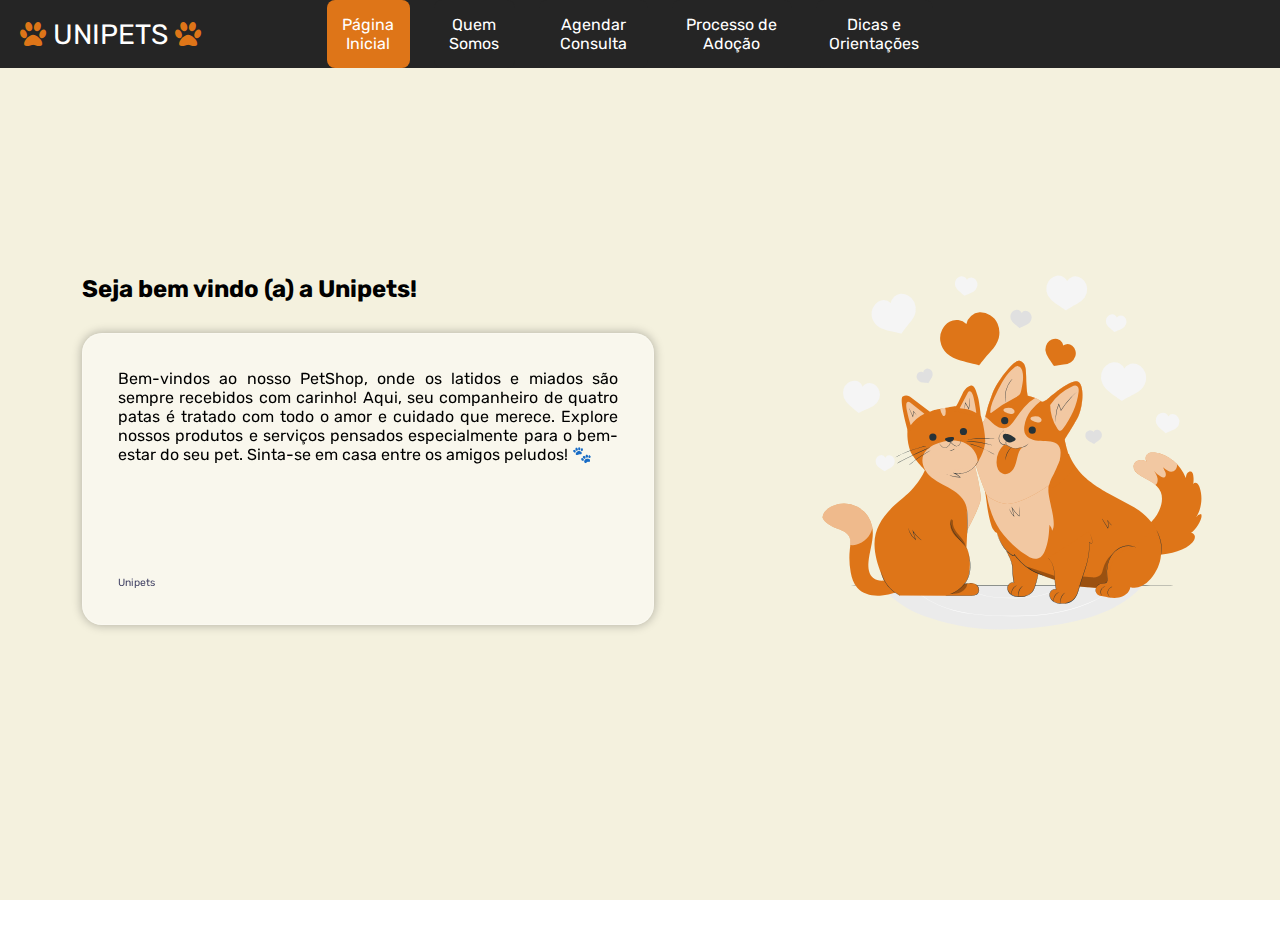
<file: index.html>
<!DOCTYPE html>
<html lang="en">
<head>
    <meta charset="UTF-8">
    <meta http-equiv="X-UA-Compatible" content="IE=edge">
    <meta name="viewport" content="width=device-width, initial-scale=1.0">
    <title>UNIPETS</title>
    <link rel="stylesheet" href="index.css"/>
    <link href="https://fonts.googleapis.com/css2?family=Lobster&family=Rubik:wght@300;400;500;600;700&display=swap" rel="stylesheet">
    <link rel="stylesheet" href="http://maxcdn.bootstrapcdn.com/font-awesome/4.3.0/css/font-awesome.min.css">
</head>
<body>
    <nav>
       <div class="logo">
            <span>
              <i class="fa fa-paw"></i>
                UNIPETS
                <i class="fa fa-paw"></i>
                
            </span>
       </div>
       <ul class="options">
        <li><a class="meu-botao2" href="./index.html">Página Inicial</a></li>
        <li><a class="meu-botao" href="./page/sobre/sobre.html">Quem Somos</a></li>
        <li><a class="meu-botao" href="./page/agendamento/agendamento.html">Agendar Consulta</a></li>
        <li><a class="meu-botao" href="./page/adocao/adocao.html">Processo de Adoção</a></li>
        <li><a class="meu-botao" href="./page/dicas/dicas.html">Dicas e Orientações</a></li>
       </ul>
       <div class="user">
 
     </ul>
       </div>
       <div class="hamburguer" onclick="menuMobile()">
         <div class="line"></div>
         <div class="line"></div>
         <div class="line"></div>
       </div>
      </nav>
  <div class="container">
     <!-- HOME -->
     <section id="home">
        <div class="home-info">
          <h2>Seja bem vindo (a) a Unipets!</h2>
          <span class="home-position"> </span>
          <span class="home-resume">
      <!-- card de vidro -->
  <div class="card">
    <p>Bem-vindos ao nosso PetShop, onde os latidos e miados são sempre recebidos com carinho! Aqui, seu companheiro de quatro patas é tratado com todo o amor e cuidado que merece. Explore nossos produtos e serviços pensados especialmente para o bem-estar do seu pet. Sinta-se em casa entre os amigos peludos! 🐾<st></p>
    <p class="card-footer">Unipets</p>
  </div>
  <!-- termina aqui -->
            
          </span>
        </div>
        <div class="home-img">
          <img src="./image/pet-care-animate.svg" alt="Foto de perfil">
        </div>
        
</body>
</html>
</file>
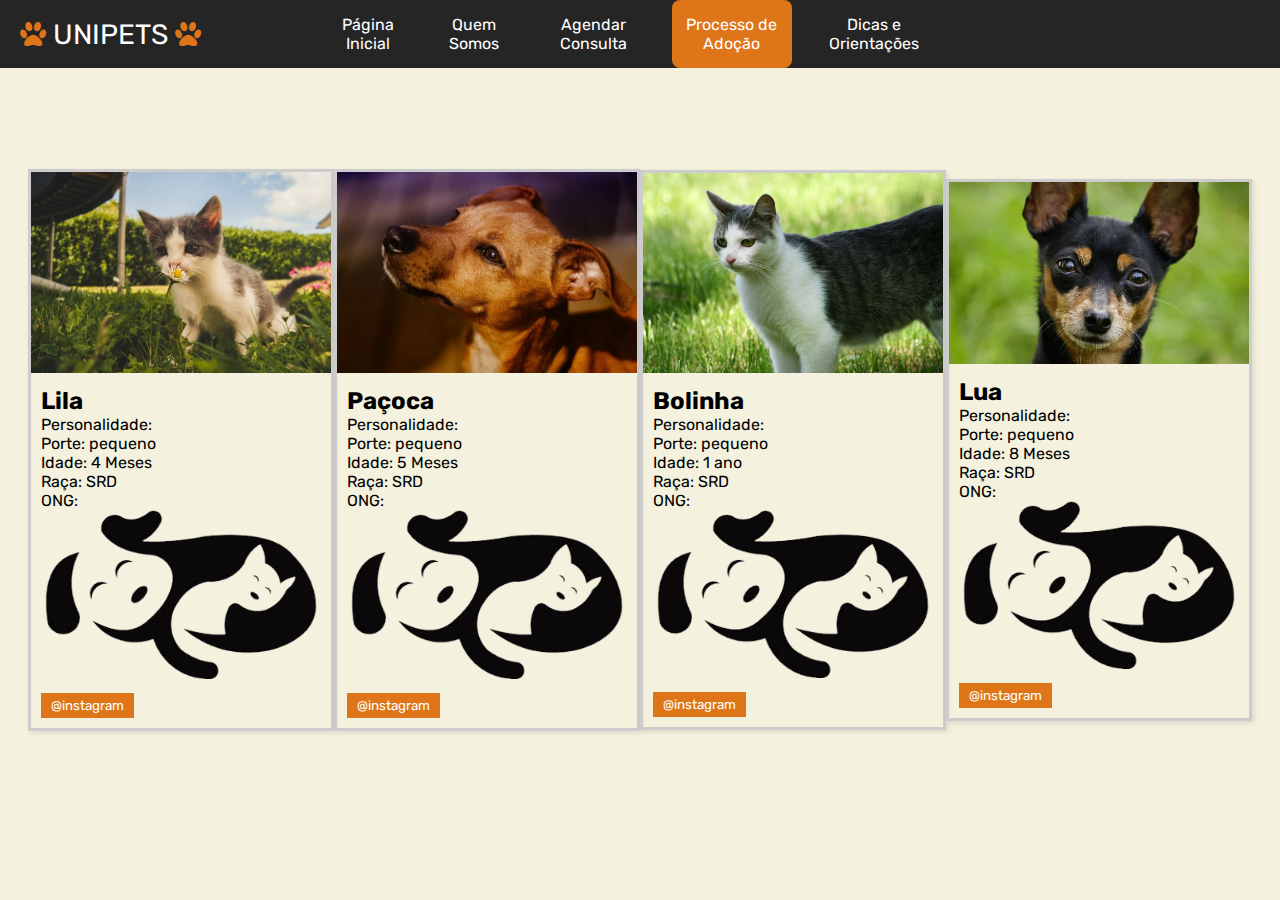
<file: page/adocao/adocao.html>
<!DOCTYPE html>
<html lang="en">
<head>
    <meta charset="UTF-8">
    <meta http-equiv="X-UA-Compatible" content="IE=edge">
    <meta name="viewport" content="width=device-width, initial-scale=1.0">
    <title>UNIPETS</title>
    <link rel="stylesheet" href="adocao.css"/>
    <link href="https://fonts.googleapis.com/css2?family=Lobster&family=Rubik:wght@300;400;500;600;700&display=swap" rel="stylesheet">
    <link rel="stylesheet" href="http://maxcdn.bootstrapcdn.com/font-awesome/4.3.0/css/font-awesome.min.css">
</head>
<body>
    <nav>
       <div class="logo">
            <span>
              <i class="fa fa-paw"></i>
                UNIPETS
                <i class="fa fa-paw"></i>
                
            </span>
       </div>
       <ul class="options">
        <li><a class="meu-botao" href="../../index.html">Página Inicial</a></li>
        <li><a class="meu-botao" href="../sobre/sobre.html">Quem Somos</a></li>
        <li><a class="meu-botao" href="../agendamento/agendamento.html">Agendar Consulta</a></li>
        <li><a class="meu-botao2" href="../adocao/adocao.html">Processo de Adoção</a></li>
        <li><a class="meu-botao" href="../dicas/dicas.html">Dicas e Orientações</a></li>
       </ul>
       <div class="user">
  
     </ul>
       </div>
       <div class="hamburguer" onclick="menuMobile()">
         <div class="line"></div>
         <div class="line"></div>
         <div class="line"></div>
       </div>
      </nav>
  <div class="container">
    <div class="animal-box">
      <img src="./img/gato1.jpg" alt="A cute dog">
      <div class="animal-info">
        <h2>Lila</h2>
        <p>Personalidade:</p>
        <p>Porte: pequeno</p>
        <p>Idade: 4 Meses</p>
        <p>Raça: SRD</p>
        <p>ONG:</p>
        <img class="ong" src="./img/adocao.png" alt="ong">
        <button onclick="window.location.href='https://instagram.com/';">@instagram</button>
      </div>
    </div>
    <div class="animal-box">
      <img src="./img/dog2.jpg" alt="A cute dog">
      <div class="animal-info">
        <h2>Paçoca</h2>
        <p>Personalidade:</p>
        <p>Porte: pequeno</p>
        <p>Idade: 5 Meses</p>
        <p>Raça: SRD</p>
        <p>ONG:</p>
        <img class="ong" src="./img/adocao.png" alt="ong">
        <button onclick="window.location.href='https://instagram.com/';">@instagram</button>
      </div>
    </div>
    <div class="animal-box">
      <img src="./img/gato3.jpg" alt="A cute dog">
      <div class="animal-info">
        <h2>Bolinha</h2>
        <p>Personalidade:</p>
        <p>Porte: pequeno</p>
        <p>Idade: 1 ano</p>
        <p>Raça: SRD</p>
        <p>ONG:</p>
        <img class="ong" src="./img/adocao.png" alt="ong">
        <button onclick="window.location.href='https://instagram.com/';">@instagram</button>
      </div>
    </div>
    <div class="animal-box">
      <img src="./img/dog4.png" alt="A cute dog">
      <div class="animal-info">
        <h2>Lua</h2>
        <p>Personalidade:</p>
        <p>Porte: pequeno</p>
        <p>Idade: 8 Meses</p>
        <p>Raça: SRD</p>
        <p></p>
        <p>ONG:</p>
        <img class="ong" src="./img/adocao.png" alt="ong">
        <button onclick="window.location.href='https://instagram.com/';">@instagram</button>
      </div>
  
      
</body>
</html>
</file>
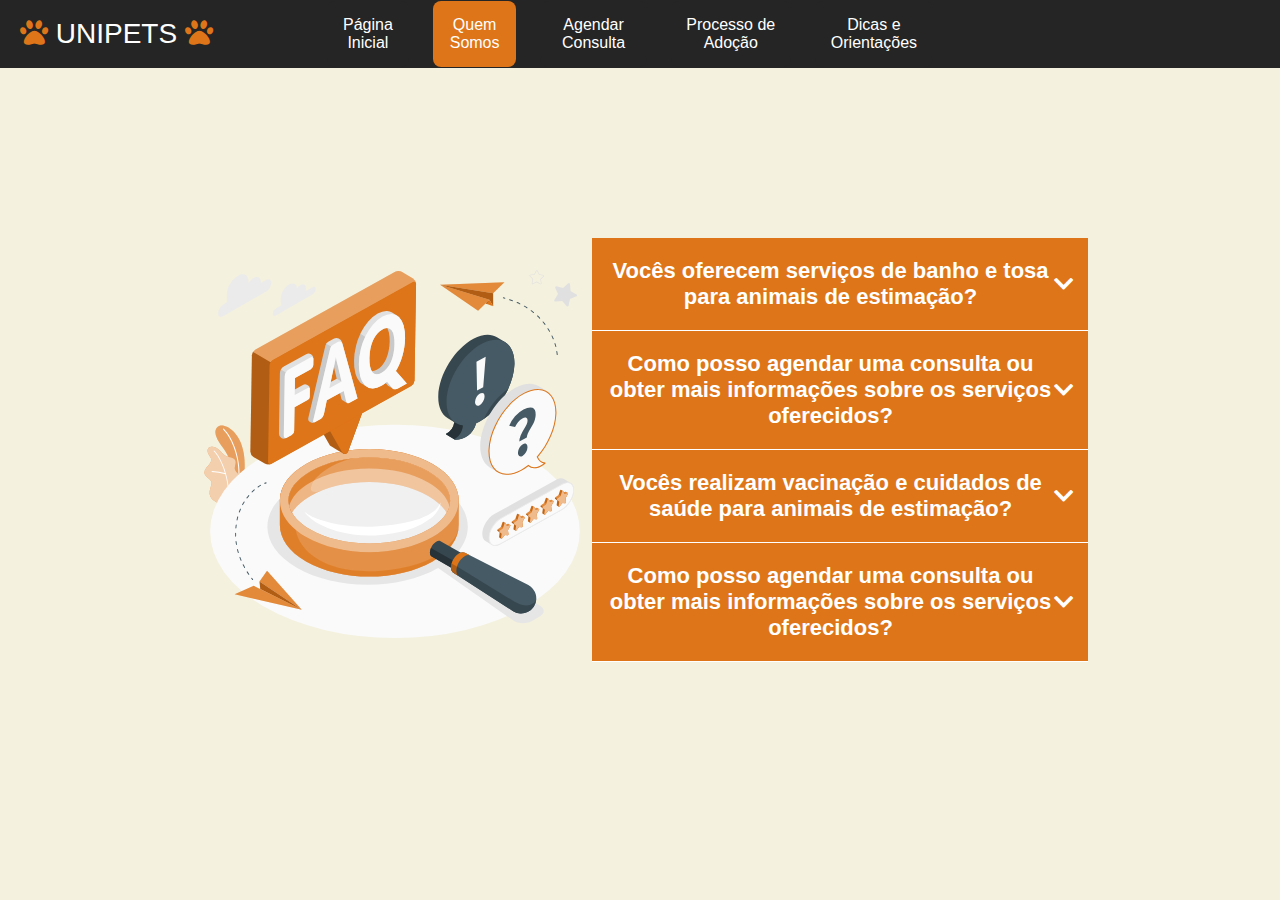
<file: page/sobre/sobre.html>
<!DOCTYPE html>
<html lang="en">
<head>
    <meta charset="UTF-8">
    <meta http-equiv="X-UA-Compatible" content="IE=edge">
    <meta name="viewport" content="width=device-width, initial-scale=1.0">
    <title>UNIPETS  </title>
    <link rel="stylesheet" href="sobre.css"/>
    <link href="https://fonts.googleapis.com/css2?family=Lobster&family=Rubik:wght@300;400;500;600;700&display=swap" rel="stylesheet">
    <link rel="stylesheet" href="http://maxcdn.bootstrapcdn.com/font-awesome/4.3.0/css/font-awesome.min.css">
    <link rel="stylesheet" href="https://cdnjs.cloudflare.com/ajax/libs/font-awesome/5.15.1/css/all.min.css" />
</head>
<body>
    <nav>
       <div class="logo">
            <span>
                <i class="fa fa-paw"></i>
                UNIPETS
                <i class="fa fa-paw"></i>
            </span>
       </div>
       <ul class="options">
        <li><a class="meu-botao" href="../../index.html">Página Inicial</a></li>
        <li><a class="meu-botao2" href="../sobre/sobre.html">Quem Somos</a></li>
        <li><a class="meu-botao" href="../agendamento/agendamento.html">Agendar Consulta</a></li>
        <li><a class="meu-botao" href="../adocao/adocao.html">Processo de Adoção</a></li>
        <li><a class="meu-botao" href="../dicas/dicas.html">Dicas e Orientações</a></li>
       </ul>
       <div class="user">  

     </ul>
       <div class="hamburguer" onclick="menuMobile()">
         <div class="line"></div>
         <div class="line"></div>
         <div class="line"></div>
       </div>       
    </nav>
    <div class="container">
        <div class="home-img">
            
            <img src="./faq-animate.svg" alt="Foto de perfil">
        <div class="questions-container">
            <div class="question">
                <button>
                    <span>Vocês oferecem serviços de banho e tosa para animais de estimação?</span>
                    <i class="fas fa-chevron-down d-arrow"></i>
                </button>
                <p>Sim, oferecemos serviços profissionais de banho e tosa para cães e gatos. Nossos groomers experientes garantem que seu animal de estimação receba o tratamento adequado e seja mimado durante todo o processo.</p>
            </div>
    
            <div class="question">
                <button>
                    <span>Como posso agendar uma consulta ou obter mais informações sobre os serviços oferecidos?</span>
                    <i class="fas fa-chevron-down d-arrow"></i>
                </button>
                <p>Para agendar uma consulta ou obter mais informações Sobre Nóssos serviços, entre em contato conosco por telefone, e-mail ou visite nossa loja pessoalmente. Nossa equipe prestativa terá prazer em ajudá-lo e responder a todas as suas perguntas.</p>
            </div>
    
            <div class="question">
                <button>
                    <span>Vocês realizam vacinação e cuidados de saúde para animais de estimação?</span>
                    <i class="fas fa-chevron-down d-arrow"></i>
                </button>
                <p>Sim, oferecemos serviços de vacinação e cuidados de saúde para animais de estimação. Nossa equipe de profissionais treinados está disponível para administrar vacinas importantes e fornecer orientação sobre a saúde e o bem-estar dos seus animais de estimação. Entre em contato conosco para agendar uma consulta e garantir que seu animal de estimação receba os cuidados necessários para uma vida longa e saudável.


                </p>
            </div>
    
            <div class="question">
                <button>
                    <span>Como posso agendar uma consulta ou obter mais informações sobre os serviços oferecidos?</span>
                    <i class="fas fa-chevron-down d-arrow"></i>
                </button>
                <p>Para agendar uma consulta ou obter mais informações Sobre Nóssos serviços, você pode entrar em contato conosco por telefone e WhatsApp, ou visitar nossa loja pessoalmente. Além disso, oferecemos a conveniência do Agendamento de Consultas online através do nosso site. Nossa equipe prestativa terá prazer em ajudá-lo e responder a todas as suas perguntas.</p>
            </div>
        </div>
    </section>
    
    <!-- external js-->
    <script src="main.js"></script>
    
</body>

</html>
</file>
<file: index.css>
*{
    margin: 0;
    padding: 0;
    font-family: 'Rubik', sans-serif;
}

nav { /* Menu do topo */
    position: fixed;
    top:0;
    width: 100%;
    height: 68px;
    z-index: 9;
    display: flex;
    align-items: center;
    background-color: #252525;
    color: white;
}

.logo{
    font-size: 28px;
    flex:1;
    margin-left: 20px;
}

.logo span i{
    color:#DE7518;
}
.options{
    display: flex;
    gap:20px;
    list-style: none;
    flex:2;
    font-size: 18px;
    align-items: center;
    justify-content: center;
}
.user{
    flex:1;
    display: flex;
    list-style: none;
    gap:4px;
    display: flex;
    margin-right: 40px;
    justify-content: flex-end;
}

.container{ /* Cor do fundo da pagina geral */
    background: linear-gradient(to right, #f4f1de 0%, #f4f1de 100%) ;
    width: 100%;
    height: 100vh;
    display: flex;
    align-items: center;
    justify-content: center;
}
@media (max-width: 998px) {
    .wrapper{
        width: 80%;
    }
    nav .options.active li{ /* Aqui mexe o menu na barra */
        opacity: 0;
        animation: items 0.5s;
        animation-fill-mode: forwards;
    }

    nav .options li:nth-child(1){
        animation-delay: 0.3s;
    }
    nav .options li:nth-child(2){
        animation-delay: 0.5s;
    }
    nav .options li:nth-child(3){
        animation-delay: 0.7s;
    }
    nav .options li:nth-child(4){
        animation-delay: 0.9s;
    }

    nav .user{
        display: none;
    }

    nav .hamburguer{
        display: flex;
    }

}


@media (max-width: 669px) {
    .wrapper{
        width: 100%;
    }

    .bottom{
        width: 90%
    }

}
@media (max-width: 441px) {
    .top span {
        display: none;
    }
    .singUp  {
       flex-direction: column-reverse;
       gap: 3px;
       align-items: center;
       top: 10px;
    }
    .singUp span{
        align-self: flex-start;
    }
    .singUp button{
        align-self: flex-end;
    }
}
/* Aqui mexe tudo na home como a imagem e o card */

section#home {
    height: calc(100vh + 80px);
    display: flex;
    align-items: center;
    justify-content: space-around;
    padding: 5px 20px;
    width: 100%;
  }
  
  .home-info {
    width: 50%;
    display: flex;
    flex-direction: column;
    gap: 15px;
    text-align: justify;
  }
  
 
  .home-info button a{
    color: white;
  }
  
  .home-info button:hover{
    opacity: 1;
  }
  
  .home-img {
    width: 30%;
    display: flex;
    align-items: center;
    justify-content: center;
  }
  
  .home-img img {
    width: 400px;
    height: 500px;
    animation: float 5s ease-in-out infinite;
    border-radius: none;
  }
  
  @keyframes float {
    0%, 100% {
      transform: translateY(0);
    }
    50% {
      transform: translateY(-30px);
    }
  }
/* CARD */
.card {
    max-width: 300px;
    min-height: 200px;
    display: flex;
    flex-direction: column;
    justify-content: space-between;
    max-width: 500px;
    height: 220px;
    padding: 35px;
    border: 1px solid rgba(255, 255, 255, 0.25);
    border-radius: 20px;
    background-color: rgba(255, 255, 255, 0.45);
    box-shadow: 0 0 10px 1px rgba(0, 0, 0, 0.25);
    backdrop-filter: blur(15px);
  }
  
  .card-footer {
    font-size: 0.65em;
    color: #446;
  } 


  .meu-botao {
    background-color: #252525; /* Cor de fundo */
    border: none; /* Remove a borda padrão */
    color: white; /* Cor do texto */
    padding: 15px 8px; /* Espaçamento interno */
    text-align: center; /* Alinhamento do texto */
    text-decoration: none; /* Remove decoração de texto */
    display: inline-block; /* Torna o botão um elemento em linha */
    font-size: 16px; /* Tamanho da fonte */
    margin: 4px 2px; /* Margem externa */
    cursor: pointer; /* Muda o cursor ao passar por cima */
    border-radius: 8px; /* Borda arredondada */
  }
  .meu-botao2 {
    background-color: #DE7518; /* Cor de fundo */
    border: none; /* Remove a borda padrão */
    color: white; /* Cor do texto */
    padding: 15px 8px; /* Espaçamento interno */
    text-align: center; /* Alinhamento do texto */
    text-decoration: none; /* Remove decoração de texto */
    display: inline-block; /* Torna o botão um elemento em linha */
    font-size: 16px; /* Tamanho da fonte */
    margin: 4px 2px; /* Margem externa */
    cursor: pointer; /* Muda o cursor ao passar por cima */
    border-radius: 8px; /* Borda arredondada */
  }
</file>
<file: page/adocao/adocao.css>
*{
    margin: 0;
    padding: 0;
    font-family: 'Rubik', sans-serif;
}

nav { /* Menu do topo */
    position: fixed;
    top:0;
    width: 100%;
    height: 68px;
    z-index: 9;
    display: flex;
    align-items: center;
    background-color: #252525;
    color: white;
}

.logo{
    font-size: 28px;
    flex:1;
    margin-left: 20px;
}

.logo span i{
    color:#DE7518;
}
.options{
    display: flex;
    gap:20px;
    list-style: none;
    flex:2;
    font-size: 18px;
    align-items: center;
    justify-content: center;
}
.user{
    flex:1;
    display: flex;
    list-style: none;
    gap:4px;
    display: flex;
    margin-right: 40px;
    justify-content: flex-end;
}

.container{ /* Cor do fundo da pagina geral */
    background: linear-gradient(to right, #f4f1de 0%, #f4f1de 100%) ;
    width: 100%;
    height: 100vh;
    display: flex;
    align-items: center;
    justify-content: center;
}
@media (max-width: 998px) {
    .wrapper{
        width: 80%;
    }
    nav .options.active li{ /* Aqui mexe o menu na barra */
        opacity: 0;
        animation: items 0.5s;
        animation-fill-mode: forwards;
    }

    nav .options li:nth-child(1){
        animation-delay: 0.3s;
    }
    nav .options li:nth-child(2){
        animation-delay: 0.5s;
    }
    nav .options li:nth-child(3){
        animation-delay: 0.7s;
    }
    nav .options li:nth-child(4){
        animation-delay: 0.9s;
    }

    nav .user{
        display: none;
    }

    nav .hamburguer{
        display: flex;
    }

}


@media (max-width: 669px) {
    .wrapper{
        width: 100%;
    }

    .bottom{
        width: 90%
    }

}
@media (max-width: 441px) {
    .top span {
        display: none;
    }
    .singUp  {
       flex-direction: column-reverse;
       gap: 3px;
       align-items: center;
       top: 10px;
    }
    .singUp span{
        align-self: flex-start;
    }
    .singUp button{
        align-self: flex-end;
    }
}
/* Aqui mexe tudo na home como a imagem e o card */

section#home {
    height: calc(100vh + 80px);
    display: flex;
    align-items: center;
    justify-content: space-around;
    padding: 5px 20px;
    width: 100%;
  }
  
  .home-info {
    width: 50%;
    display: flex;
    flex-direction: column;
    gap: 15px;
    text-align: justify;
  }
  
 
  .home-info button a{
    color: white;
  }
  
  .home-info button:hover{
    opacity: 1;
  }
  
  .home-img {
    width: 30%;
    display: flex;
    align-items: center;
    justify-content: center;
  }
  
  .home-img img {
    width: 400px;
    height: 500px;
    animation: float 5s ease-in-out infinite;
    border-radius: none;
  }
  
  @keyframes float {
    0%, 100% {
      transform: translateY(0);
    }
    50% {
      transform: translateY(-30px);
    }
  }
/* CARD */
.card {
    max-width: 300px;
    min-height: 200px;
    display: flex;
    flex-direction: column;
    justify-content: space-between;
    max-width: 500px;
    height: 220px;
    padding: 35px;
    border: 1px solid rgba(255, 255, 255, 0.25);
    border-radius: 20px;
    background-color: rgba(255, 255, 255, 0.45);
    box-shadow: 0 0 10px 1px rgba(0, 0, 0, 0.25);
    backdrop-filter: blur(15px);
  }
  
  .card-footer {
    font-size: 0.65em;
    color: #446;
  } 


  .meu-botao {
    background-color: #252525; /* Cor de fundo */
    border: none; /* Remove a borda padrão */
    color: white; /* Cor do texto */
    padding: 15px 8px; /* Espaçamento interno */
    text-align: center; /* Alinhamento do texto */
    text-decoration: none; /* Remove decoração de texto */
    display: inline-block; /* Torna o botão um elemento em linha */
    font-size: 16px; /* Tamanho da fonte */
    margin: 4px 2px; /* Margem externa */
    cursor: pointer; /* Muda o cursor ao passar por cima */
    border-radius: 8px; /* Borda arredondada */
  }
  .meu-botao2 {
    background-color: #DE7518; /* Cor de fundo */
    border: none; /* Remove a borda padrão */
    color: white; /* Cor do texto */
    padding: 15px 8px; /* Espaçamento interno */
    text-align: center; /* Alinhamento do texto */
    text-decoration: none; /* Remove decoração de texto */
    display: inline-block; /* Torna o botão um elemento em linha */
    font-size: 16px; /* Tamanho da fonte */
    margin: 4px 2px; /* Margem externa */
    cursor: pointer; /* Muda o cursor ao passar por cima */
    border-radius: 8px; /* Borda arredondada */
  }
  /* Box pet */
  .animal-box {
    width: 300px;
    border: 3px solid #ccc;
    box-shadow: 2px 2px 5px rgba(0, 0, 0, 0.1);
    overflow: hidden;
  }
  
  .animal-box img {
    width: 100%;
  }
  
  .animal-info {
    padding: 10px;
  }
  
  .animal-info h2 {
    margin-top: 0;
  }
  
  .animal-info button {
    background-color: #DE7518;
    color: white;
    border: none;
    padding: 5px 10px;
    cursor: pointer;
    margin-top: 10px;
  }

  .ong {
    width: 50;
    height: 50;
  }
</file>
<file: page/sobre/sobre.css>
*{
    margin: 0;
    padding: 0;
    box-sizing: border-box;
}

body{
    font-family: 'Open Sans', sans-serif;
    color: #252525;
    background-color: #000;
}

.title{
    font-size: 50px;
    text-align: center;
    margin-top: 10px;
    margin-bottom: 500px;
    text-decoration: underline 4px;
}


.questions-container{
    max-width: 800px;
    margin: 0 auto;
}

.question{
    border-bottom: 1px solid #fff;
}
.question button{
    width: 100%;
    background-color: #DE7518;
    display: flex;
    justify-content: space-between;
    align-items: center;
    padding: 20px 15px;
    border:none;
    outline: none;
    font-size: 22px;
    color: #fff;
    font-weight: 700;
    cursor: pointer;
}
.question p{
    font-size: 22px;
    max-height: 0;
    opacity: 0;
    line-height: 1.5;
    overflow: hidden;
    transition: all 0.6s ease;
}
.d-arrow{
    transition: transform 0.5s ease-in ;
    color: #fff;
}

/*add this class when click*/
.question p.show{
    max-height: 200px; 
    opacity: 1;
    padding:0px 15px 30px 15px;
}
.question button .d-arrow.rotate{
    transform: rotate(180deg);
}


nav { /* Menu do topo */
    position: fixed;
    top:0;
    width: 100%;
    height: 68px;
    z-index: 9;
    display: flex;
    align-items: center;
    background-color: #252525;
    color: white;
}

.logo{
    font-size: 28px;
    flex:1;
    margin-left: 20px;
}

.logo span i{
    color:#DE7518;
}
.options{
    display: flex;
    gap:20px;
    list-style: none;
    flex:2;
    font-size: 18px;
    align-items: center;
    justify-content: center;
}
.user{
    flex:1;
    display: flex;
    list-style: none;
    gap:4px;
    display: flex;
    margin-right: 40px;
    justify-content: flex-end;
}

.container{ /* Cor do fundo da pagina geral */
    background: linear-gradient(to right, #f4f1de 0%, #f4f1de 100%) ;
    width: 100%;
    height: 100vh;
    display: flex;
    align-items: center;
    justify-content: center;
}
@media (max-width: 998px) {
    .wrapper{
        width: 80%;
    }
    nav .options.active li{ /* Aqui mexe o menu na barra */
        opacity: 0;
        animation: items 0.5s;
        animation-fill-mode: forwards;
    }

    nav .options li:nth-child(1){
        animation-delay: 0.3s;
    }
    nav .options li:nth-child(2){
        animation-delay: 0.5s;
    }
    nav .options li:nth-child(3){
        animation-delay: 0.7s;
    }
    nav .options li:nth-child(4){
        animation-delay: 0.9s;
    }

    nav .user{
        display: none;
    }

    nav .hamburguer{
        display: flex;
    }

}


@media (max-width: 669px) {
    .wrapper{
        width: 100%;
    }

    .bottom{
        width: 90%
    }

}
@media (max-width: 441px) {
    .top span {
        display: none;
    }
    .singUp  {
       flex-direction: column-reverse;
       gap: 3px;
       align-items: center;
       top: 10px;
    }
    .singUp span{
        align-self: flex-start;
    }
    .singUp button{
        align-self: flex-end;
    }
}
/* Aqui mexe tudo na home como a imagem e o card */

section#home {
    height: calc(100vh + 80px);
    display: flex;
    align-items: center;
    justify-content: space-around;
    padding: 5px 20px;
    width: 100%;
  }
  
  .home-info {
    width: 50%;
    display: flex;
    flex-direction: column;
    gap: 15px;
    text-align: justify;
  }
  
 
  .home-info button a{
    color: white;
  }
  
  .home-info button:hover{
    opacity: 1;
  }
  
  .home-img {
    width: 70%;
    display: flex;
    align-items: center;
    justify-content: center;
  }
  
  .home-img img {
    width: 400px;
    height: 500px;
    animation: float 5s ease-in-out infinite;
    border-radius: none;
  }
  
  @keyframes float {
    0%, 100% {
      transform: translateY(0);
    }
    50% {
      transform: translateY(-30px);
    }
  }
/* CARD */
.card {
    max-width: 300px;
    min-height: 200px;
    display: flex;
    flex-direction: column;
    justify-content: space-between;
    max-width: 500px;
    height: 220px;
    padding: 35px;
    border: 1px solid rgba(255, 255, 255, 0.25);
    border-radius: 20px;
    background-color: rgba(255, 255, 255, 0.45);
    box-shadow: 0 0 10px 1px rgba(0, 0, 0, 0.25);
    backdrop-filter: blur(15px);
  }
  
  .card-footer {
    font-size: 0.65em;
    color: #446;
  } 


  .meu-botao {
    background-color: #252525; /* Cor de fundo */
    border: none; /* Remove a borda padrão */
    color: white; /* Cor do texto */
    padding: 15px 8px; /* Espaçamento interno */
    text-align: center; /* Alinhamento do texto */
    text-decoration: none; /* Remove decoração de texto */
    display: inline-block; /* Torna o botão um elemento em linha */
    font-size: 16px; /* Tamanho da fonte */
    margin: 4px 2px; /* Margem externa */
    cursor: pointer; /* Muda o cursor ao passar por cima */
    border-radius: 8px; /* Borda arredondada */
  }
  .meu-botao2 {
    background-color: #DE7518; /* Cor de fundo */
    border: none; /* Remove a borda padrão */
    color: white; /* Cor do texto */
    padding: 15px 8px; /* Espaçamento interno */
    text-align: center; /* Alinhamento do texto */
    text-decoration: none; /* Remove decoração de texto */
    display: inline-block; /* Torna o botão um elemento em linha */
    font-size: 16px; /* Tamanho da fonte */
    margin: 4px 2px; /* Margem externa */
    cursor: pointer; /* Muda o cursor ao passar por cima */
    border-radius: 8px; /* Borda arredondada */
  }

  /* Dicas */

  body {
    font-family: Arial, sans-serif;
    margin: 0;
    padding: 0;
    background-color: #f0f0f0;
}
header {
    background-color: #DE7518;
    color: #fff;
    padding: 20px;
    text-align: center;
}
section {
    padding: 20px;
    margin: 20px;
    background-color: #fff;
    border-radius: 5px;
    box-shadow: 0 0 10px rgba(0, 0, 0, 0.1);
}
h2 {
    color: #333;
}
p {
    color: #555;
}
</file>
